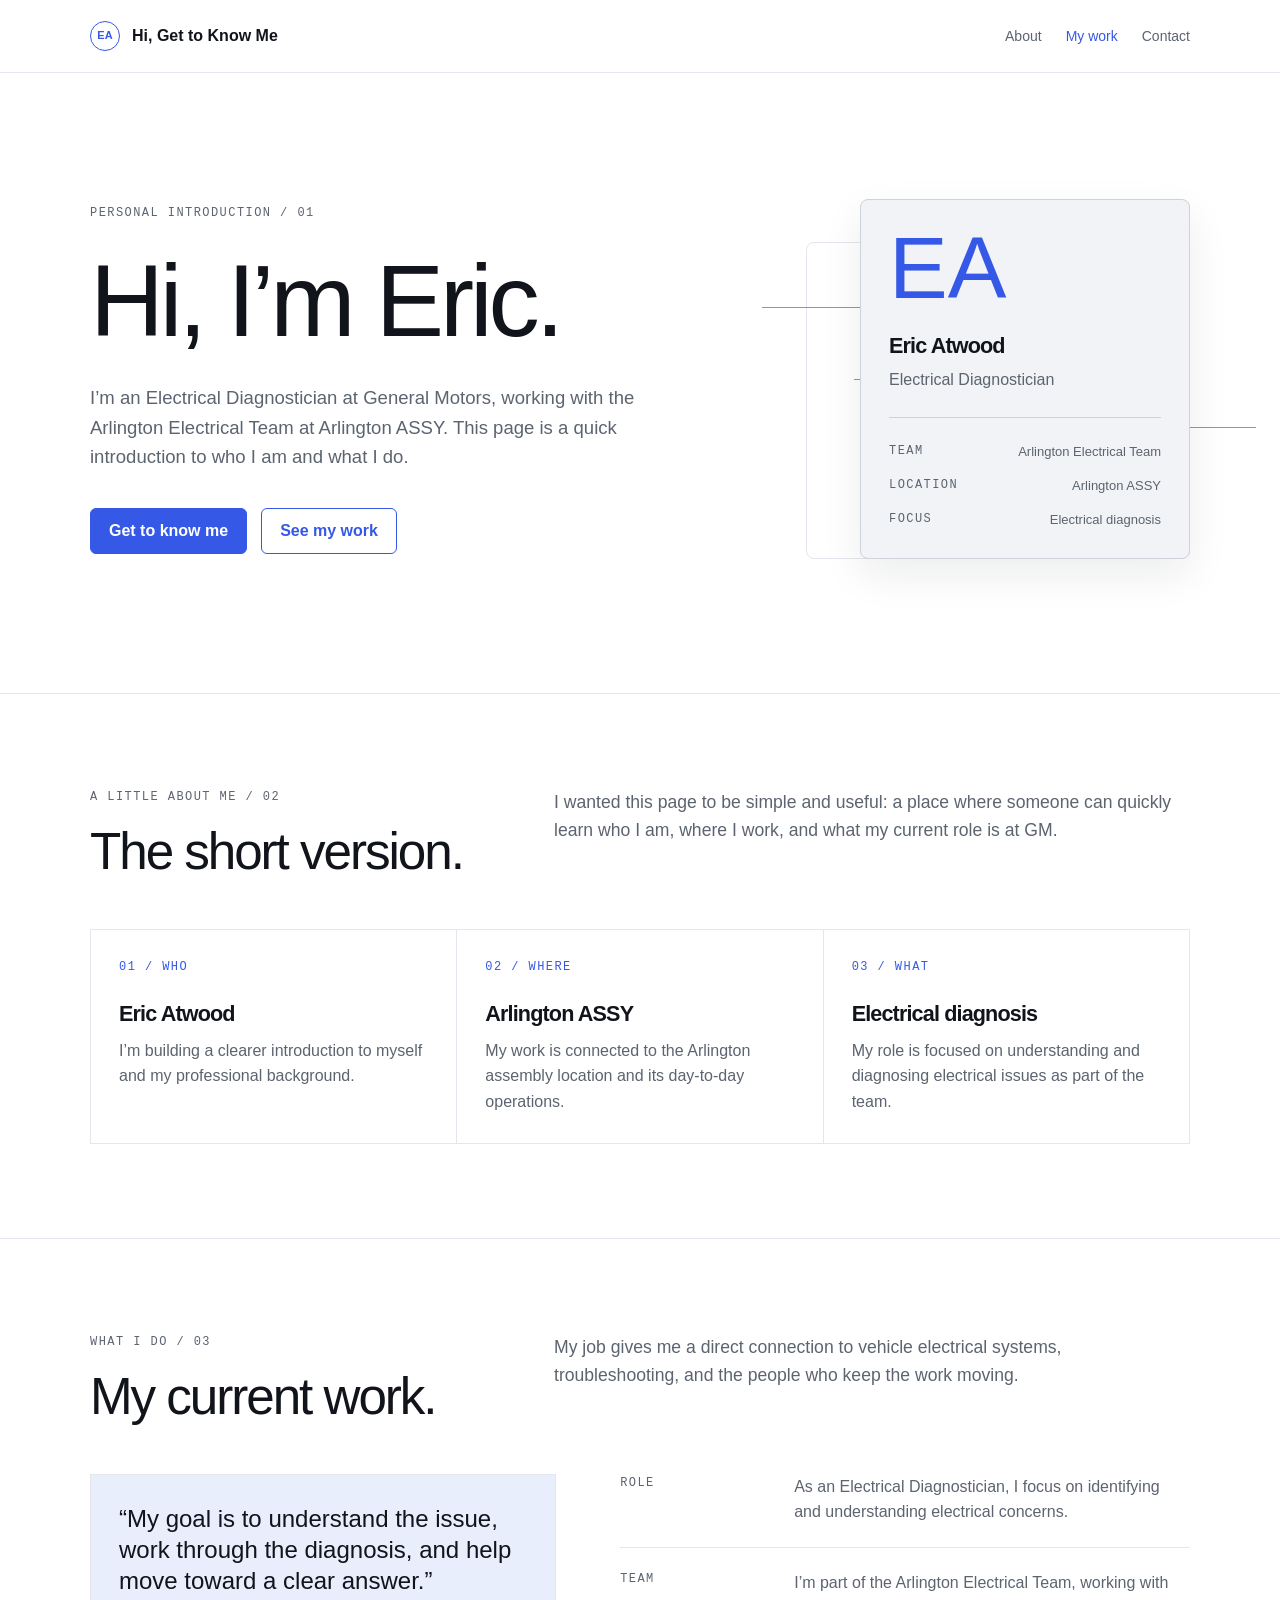
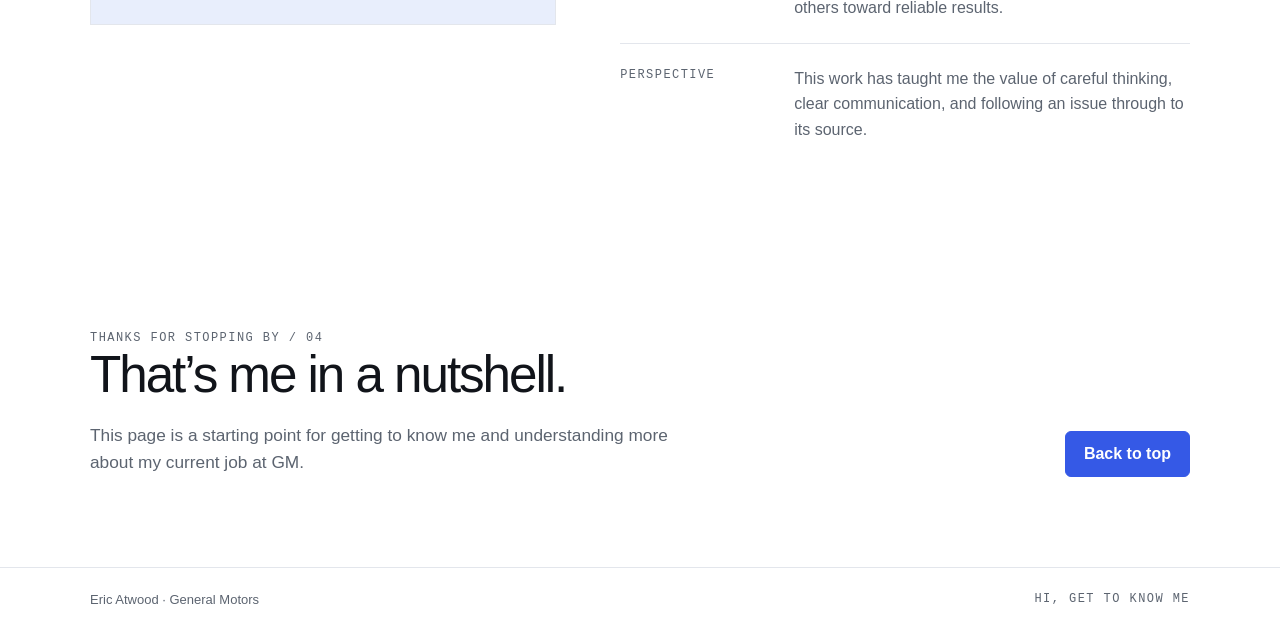
<file: index.html>
<!DOCTYPE html>
<html lang="en">
<head>
  <meta charset="UTF-8">
  <meta name="viewport" content="width=device-width, initial-scale=1.0">
  <meta name="description" content="A personal introduction to Eric Atwood and his work as an Electrical Diagnostician at General Motors.">
  <meta name="glean-artifact-type" content="web_design">
  <title>Hi, Get to Know Me | Eric Atwood</title>
  <style>
    :root {
      --artifact-background: #ffffff;
      --artifact-background-light: #f1f3f6;
      --artifact-background-mid: #e9ecf1;
      --artifact-border-light: #e3e6ec;
      --artifact-border-dark: #cdd2db;
      --artifact-primary-brand: #3559e6;
      --artifact-primary-highlight: #0d0f14;
      --artifact-primary-hover: #2442b8;
      --artifact-selected: #eaeefc;
      --artifact-text-primary: #11141a;
      --artifact-text-secondary: #5c6470;
      --artifact-text-highlight: #e8eefc;
      --artifact-focus: #7d98ff;
      --artifact-shadow: 0 16px 40px rgba(17, 20, 26, 0.08);
    }

    * {
      box-sizing: border-box;
    }

    html {
      scroll-behavior: smooth;
    }

    body {
      margin: 0;
      background: var(--artifact-background);
      color: var(--artifact-text-primary);
      font-family: Inter, -apple-system, BlinkMacSystemFont,
        "Segoe UI", Helvetica, Arial, sans-serif;
      font-size: 16px;
      line-height: 1.6;
    }

    a {
      color: inherit;
    }

    a:focus-visible {
      outline: 3px solid var(--artifact-focus);
      outline-offset: 4px;
    }

    .shell {
      width: min(1100px, calc(100% - 40px));
      margin: 0 auto;
    }

    .mono,
    .eyebrow,
    .meta-label {
      font-family: "SF Mono", "IBM Plex Mono", Consolas, monospace;
      font-size: 12px;
      letter-spacing: 0.12em;
      text-transform: uppercase;
    }

    .eyebrow,
    .meta-label {
      color: var(--artifact-text-secondary);
    }

    .site-header {
      position: sticky;
      top: 0;
      z-index: 20;
      border-bottom: 1px solid var(--artifact-border-light);
      background: var(--artifact-background);
    }

    .nav {
      min-height: 72px;
      display: flex;
      align-items: center;
      justify-content: space-between;
      gap: 24px;
    }

    .brand {
      display: inline-flex;
      align-items: center;
      gap: 12px;
      text-decoration: none;
      font-weight: 650;
    }

    .brand-mark {
      width: 30px;
      height: 30px;
      display: grid;
      place-items: center;
      border: 1px solid var(--artifact-primary-brand);
      border-radius: 50%;
      color: var(--artifact-primary-brand);
      font-size: 11px;
      font-weight: 700;
    }

    .nav-links {
      display: flex;
      align-items: center;
      gap: 24px;
    }

    .nav-links a {
      color: var(--artifact-text-secondary);
      text-decoration: none;
      font-size: 14px;
    }

    .nav-links a:hover,
    .nav-links a.active {
      color: var(--artifact-primary-brand);
    }

    .hero {
      min-height: 620px;
      display: grid;
      grid-template-columns: 1.15fr 0.85fr;
      align-items: center;
      gap: 72px;
      padding: 96px 0 104px;
    }

    h1,
    h2,
    h3 {
      margin: 0;
      color: var(--artifact-text-primary);
      font-weight: 400;
      line-height: 1.05;
      letter-spacing: -0.04em;
    }

    h1 {
      max-width: 760px;
      font-size: clamp(3.4rem, 8vw, 6.8rem);
      font-weight: 300;
    }

    h2 {
      font-size: clamp(2rem, 4vw, 3.4rem);
    }

    h3 {
      font-size: 1.35rem;
      font-weight: 550;
    }

    .hero-copy {
      max-width: 720px;
    }

    .hero-copy .eyebrow {
      margin-bottom: 24px;
    }

    .hero-copy p {
      max-width: 560px;
      margin: 28px 0 0;
      color: var(--artifact-text-secondary);
      font-size: 1.16rem;
    }

    .hero-actions {
      display: flex;
      flex-wrap: wrap;
      gap: 14px;
      margin-top: 36px;
    }

    .button {
      display: inline-flex;
      align-items: center;
      justify-content: center;
      min-height: 46px;
      padding: 0 18px;
      border: 1px solid var(--artifact-primary-brand);
      border-radius: 6px;
      background: var(--artifact-primary-brand);
      color: var(--artifact-background);
      text-decoration: none;
      font-weight: 650;
    }

    .button:hover {
      background: var(--artifact-primary-hover);
      border-color: var(--artifact-primary-hover);
    }

    .button.secondary {
      background: transparent;
      color: var(--artifact-primary-brand);
    }

    .button.secondary:hover {
      background: var(--artifact-selected);
    }

    .hero-visual {
      position: relative;
      min-height: 330px;
      display: flex;
      align-items: flex-end;
      justify-content: flex-end;
    }

    .hero-visual::before {
      content: "";
      position: absolute;
      inset: 12% 0 0 12%;
      border: 1px solid var(--artifact-border-light);
      border-radius: 8px;
    }

    .hero-visual::after {
      content: "";
      position: absolute;
      width: 72%;
      height: 1px;
      top: 30%;
      left: 2%;
      background: var(--artifact-primary-brand);
      box-shadow:
        92px 72px 0 var(--artifact-primary-brand),
        180px 120px 0 var(--artifact-primary-brand);
      opacity: 0.65;
    }

    .identity-panel {
      position: relative;
      z-index: 1;
      width: min(100%, 330px);
      padding: 28px;
      border: 1px solid var(--artifact-border-dark);
      border-radius: 8px;
      background: var(--artifact-background-light);
      box-shadow: var(--artifact-shadow);
    }

    .initials {
      margin-bottom: 28px;
      color: var(--artifact-primary-brand);
      font-size: 5.5rem;
      font-weight: 300;
      line-height: 0.9;
    }

    .identity-panel h3 {
      margin-bottom: 10px;
    }

    .identity-panel p {
      margin: 0;
      color: var(--artifact-text-secondary);
    }

    .identity-line {
      height: 1px;
      margin: 24px 0;
      background: var(--artifact-border-dark);
    }

    .identity-meta {
      display: grid;
      gap: 13px;
    }

    .meta-row {
      display: flex;
      justify-content: space-between;
      gap: 16px;
      font-size: 13px;
    }

    .meta-row span:last-child {
      color: var(--artifact-text-secondary);
      text-align: right;
    }

    section {
      scroll-margin-top: 98px;
    }

    .section {
      padding: 94px 0;
      border-top: 1px solid var(--artifact-border-light);
    }

    .section-heading {
      display: grid;
      grid-template-columns: 0.8fr 1.2fr;
      gap: 40px;
      margin-bottom: 50px;
    }

    .section-heading p {
      max-width: 620px;
      margin: 0;
      color: var(--artifact-text-secondary);
      font-size: 1.1rem;
    }

    .section-heading .eyebrow {
      margin-bottom: 18px;
    }

    .about-grid {
      display: grid;
      grid-template-columns: repeat(3, 1fr);
      gap: 1px;
      border: 1px solid var(--artifact-border-light);
      background: var(--artifact-border-light);
    }

    .about-item {
      min-height: 190px;
      padding: 28px;
      background: var(--artifact-background);
    }

    .about-item .mono {
      color: var(--artifact-primary-brand);
    }

    .about-item h3 {
      margin-top: 26px;
    }

    .about-item p {
      margin: 12px 0 0;
      color: var(--artifact-text-secondary);
    }

    .work-layout {
      display: grid;
      grid-template-columns: 0.9fr 1.1fr;
      gap: 64px;
      align-items: start;
    }

    .work-statement {
      padding: 28px;
      border: 1px solid var(--artifact-border-light);
      background: var(--artifact-text-highlight);
    }

    .work-statement p {
      margin: 0;
      font-size: 1.5rem;
      line-height: 1.3;
    }

    .work-list {
      display: grid;
    }

    .work-row {
      display: grid;
      grid-template-columns: 150px 1fr;
      gap: 24px;
      padding: 22px 0;
      border-top: 1px solid var(--artifact-border-light);
    }

    .work-row:first-child {
      padding-top: 0;
      border-top: 0;
    }

    .work-row p {
      margin: 0;
      color: var(--artifact-text-secondary);
    }

    .closing {
      display: grid;
      grid-template-columns: 1fr auto;
      gap: 36px;
      align-items: end;
      padding: 70px 0 90px;
    }

    .closing p {
      max-width: 620px;
      margin: 20px 0 0;
      color: var(--artifact-text-secondary);
      font-size: 1.08rem;
    }

    .footer {
      border-top: 1px solid var(--artifact-border-light);
      padding: 22px 0 28px;
      color: var(--artifact-text-secondary);
      font-size: 13px;
    }

    .footer-inner {
      display: flex;
      justify-content: space-between;
      gap: 20px;
    }

    .reveal {
      opacity: 0;
      transform: translateY(18px);
      transition: opacity 700ms ease, transform 700ms ease;
    }

    .reveal.visible {
      opacity: 1;
      transform: translateY(0);
    }

    @media (prefers-reduced-motion: reduce) {
      html {
        scroll-behavior: auto;
      }

      *,
      *::before,
      *::after {
        animation: none !important;
        transition: none !important;
      }

      .reveal {
        opacity: 1;
        transform: none;
      }
    }

    @media (max-width: 780px) {
      .shell {
        width: min(100% - 28px, 680px);
      }

      .nav {
        min-height: 64px;
      }

      .nav-links {
        gap: 12px;
      }

      .nav-links a {
        font-size: 12px;
      }

      .hero {
        grid-template-columns: 1fr;
        gap: 44px;
        padding: 72px 0 76px;
      }

      .hero-visual {
        min-height: 270px;
        justify-content: center;
      }

      .section {
        padding: 68px 0;
      }

      .section-heading,
      .work-layout {
        grid-template-columns: 1fr;
        gap: 28px;
      }

      .about-grid {
        grid-template-columns: 1fr;
      }

      .closing {
        grid-template-columns: 1fr;
        padding: 64px 0 72px;
      }

      .footer-inner {
        flex-direction: column;
        gap: 8px;
      }
    }

    @media (max-width: 480px) {
      .brand {
        font-size: 14px;
      }

      .nav-links a:nth-child(2) {
        display: none;
      }

      h1 {
        font-size: clamp(3rem, 16vw, 4.6rem);
      }

      .hero-copy p {
        font-size: 1rem;
      }

      .work-row {
        grid-template-columns: 1fr;
        gap: 8px;
      }

      .meta-row {
        display: grid;
        gap: 3px;
      }

      .meta-row span:last-child {
        text-align: left;
      }
    }

    @media print {
      @page {
        size: auto !important;
      }

      body {
        margin: 0;
        padding: 0.4in 0.6in;
        background: #fff;
        color: #11141a;
        print-color-adjust: exact;
        -webkit-print-color-adjust: exact;
      }

      .shell {
        max-width: 100% !important;
        width: 100% !important;
      }

      .site-header {
        position: static !important;
      }

      section,
      .hero,
      .closing {
        break-inside: avoid;
      }

      .hero {
        min-height: auto;
        padding: 42px 0;
      }

      .section {
        padding: 34px 0;
      }

      .hero-visual::before,
      .hero-visual::after {
        display: none;
      }

      .reveal {
        opacity: 1 !important;
        transform: none !important;
      }

      .button {
        color: #11141a;
        background: transparent;
        border-color: #cdd2db;
      }

      *,
      *::before,
      *::after {
        animation: none !important;
        transition: none !important;
      }
    }
  </style>
</head>
<body>
  <header class="site-header">
    <div class="shell nav">
      <a class="brand" href="#top">
        <span class="brand-mark">EA</span>
        <span>Hi, Get to Know Me</span>
      </a>

      <nav class="nav-links" aria-label="Main navigation">
        <a href="#about">About</a>
        <a href="#work">My work</a>
        <a href="#contact">Contact</a>
      </nav>
    </div>
  </header>

  <main id="top">
    <section class="shell hero" aria-labelledby="hero-title">
      <div class="hero-copy reveal">
        <div class="eyebrow">Personal introduction / 01</div>
        <h1 id="hero-title">Hi, I’m Eric.</h1>
        <p>
          I’m an Electrical Diagnostician at General Motors, working with
          the Arlington Electrical Team at Arlington ASSY. This page is a
          quick introduction to who I am and what I do.
        </p>

        <div class="hero-actions">
          <a class="button" href="#about">Get to know me</a>
          <a class="button secondary" href="#work">See my work</a>
        </div>
      </div>

      <div class="hero-visual reveal" aria-label="Profile summary">
        <div class="identity-panel">
          <div class="initials" aria-hidden="true">EA</div>
          <h3>Eric Atwood</h3>
          <p>Electrical Diagnostician</p>

          <div class="identity-line"></div>

          <div class="identity-meta">
            <div class="meta-row">
              <span class="meta-label">Team</span>
              <span>Arlington Electrical Team</span>
            </div>

            <div class="meta-row">
              <span class="meta-label">Location</span>
              <span>Arlington ASSY</span>
            </div>

            <div class="meta-row">
              <span class="meta-label">Focus</span>
              <span>Electrical diagnosis</span>
            </div>
          </div>
        </div>
      </div>
    </section>

    <section id="about" class="section" aria-labelledby="about-title">
      <div class="shell">
        <div class="section-heading reveal">
          <div>
            <div class="eyebrow">A little about me / 02</div>
            <h2 id="about-title">The short version.</h2>
          </div>

          <p>
            I wanted this page to be simple and useful: a place where
            someone can quickly learn who I am, where I work, and what my
            current role is at GM.
          </p>
        </div>

        <div class="about-grid">
          <article class="about-item reveal">
            <div class="mono">01 / Who</div>
            <h3>Eric Atwood</h3>
            <p>
              I’m building a clearer introduction to myself and my
              professional background.
            </p>
          </article>

          <article class="about-item reveal">
            <div class="mono">02 / Where</div>
            <h3>Arlington ASSY</h3>
            <p>
              My work is connected to the Arlington assembly location and
              its day-to-day operations.
            </p>
          </article>

          <article class="about-item reveal">
            <div class="mono">03 / What</div>
            <h3>Electrical diagnosis</h3>
            <p>
              My role is focused on understanding and diagnosing electrical
              issues as part of the team.
            </p>
          </article>
        </div>
      </div>
    </section>

    <section id="work" class="section" aria-labelledby="work-title">
      <div class="shell">
        <div class="section-heading reveal">
          <div>
            <div class="eyebrow">What I do / 03</div>
            <h2 id="work-title">My current work.</h2>
          </div>

          <p>
            My job gives me a direct connection to vehicle electrical
            systems, troubleshooting, and the people who keep the work
            moving.
          </p>
        </div>

        <div class="work-layout">
          <div class="work-statement reveal">
            <p>
              “My goal is to understand the issue, work through the
              diagnosis, and help move toward a clear answer.”
            </p>
          </div>

          <div class="work-list reveal">
            <div class="work-row">
              <div class="meta-label">Role</div>
              <p>
                As an Electrical Diagnostician, I focus on identifying and
                understanding electrical concerns.
              </p>
            </div>

            <div class="work-row">
              <div class="meta-label">Team</div>
              <p>
                I’m part of the Arlington Electrical Team, working with
                others toward reliable results.
              </p>
            </div>

            <div class="work-row">
              <div class="meta-label">Perspective</div>
              <p>
                This work has taught me the value of careful thinking, clear
                communication, and following an issue through to its source.
              </p>
            </div>
          </div>
        </div>
      </div>
    </section>

    <section id="contact" class="shell closing" aria-labelledby="closing-title">
      <div class="reveal">
        <div class="eyebrow">Thanks for stopping by / 04</div>
        <h2 id="closing-title">That’s me in a nutshell.</h2>
        <p>
          This page is a starting point for getting to know me and
          understanding more about my current job at GM.
        </p>
      </div>

      <a class="button reveal" href="#top">Back to top</a>
    </section>
  </main>

  <footer class="footer">
    <div class="shell footer-inner">
      <span>Eric Atwood · General Motors</span>
      <span class="mono">Hi, Get to Know Me</span>
    </div>
  </footer>

  <script>
    (function () {
      var revealItems = document.querySelectorAll(".reveal");

      if ("IntersectionObserver" in window) {
        var observer = new IntersectionObserver(function (entries) {
          entries.forEach(function (entry) {
            if (entry.isIntersecting) {
              entry.target.classList.add("visible");
              observer.unobserve(entry.target);
            }
          });
        }, { threshold: 0.12 });

        revealItems.forEach(function (item) {
          observer.observe(item);
        });
      } else {
        revealItems.forEach(function (item) {
          item.classList.add("visible");
        });
      }

      var sections = document.querySelectorAll("main section[id]");
      var navItems = document.querySelectorAll(".nav-links a");

      if ("IntersectionObserver" in window) {
        var sectionObserver = new IntersectionObserver(function (entries) {
          entries.forEach(function (entry) {
            if (entry.isIntersecting) {
              navItems.forEach(function (item) {
                item.classList.toggle(
                  "active",
                  item.getAttribute("href") === "#" + entry.target.id
                );
              });
            }
          });
        }, { rootMargin: "-35% 0px -55% 0px" });

        sections.forEach(function (section) {
          sectionObserver.observe(section);
        });
      }
    }());
  </script>

  <script>
    if (window.GleanBridge) {
      window.GleanBridge.postMessage({
        actionId: "export-pdf",
        type: "glean-add-menu",
        metadata: {
          label: "Export as PDF",
          icon: "export"
        }
      });

      window.GleanBridge.onMessage("action", function (data) {
        if (data.actionId === "export-pdf") {
          window.print();
        }
      });
    }
  </script>
</body>
</html>
</file>
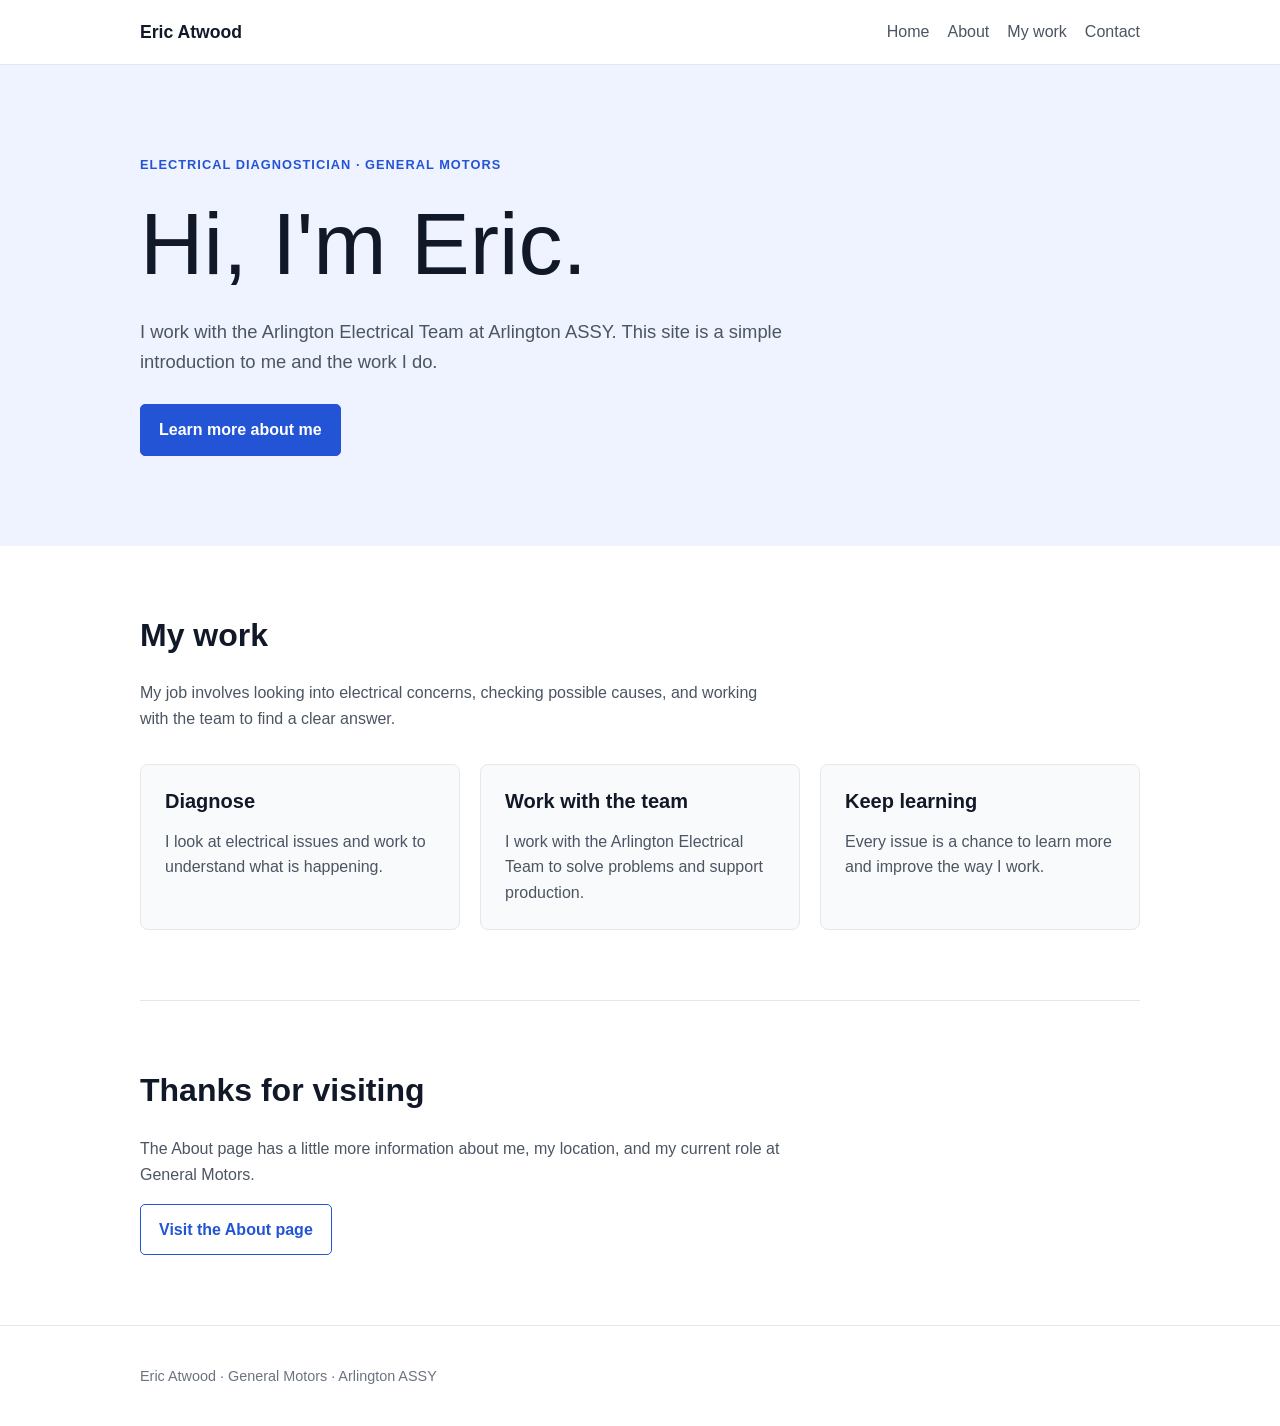
<file: docs/index.html>
<!DOCTYPE html>
<html lang="en">
<head>
  <meta charset="UTF-8">
  <meta name="viewport" content="width=device-width, initial-scale=1.0">
  <title>Eric Atwood | Electrical Diagnostician</title>
  <link rel="stylesheet" href="style.css">
</head>
<body>
  <header>
    <nav class="container">
      <a class="logo" href="index.html">Eric Atwood</a>
      <div class="nav-links">
        <a href="index.html">Home</a>
        <a href="about.html">About</a>
        <a href="#work">My work</a>
        <a href="#contact">Contact</a>
      </div>
    </nav>
  </header>

  <main>
    <section class="hero">
      <div class="container">
        <p class="eyebrow">Electrical Diagnostician · General Motors</p>
        <h1>Hi, I'm Eric.</h1>
        <p class="intro">
          I work with the Arlington Electrical Team at Arlington ASSY.
          This site is a simple introduction to me and the work I do.
        </p>
        <a class="button" href="about.html">Learn more about me</a>
      </div>
    </section>

    <section id="work" class="section container">
      <h2>My work</h2>
      <p>
        My job involves looking into electrical concerns, checking possible
        causes, and working with the team to find a clear answer.
      </p>

      <div class="cards">
        <article class="card">
          <h3>Diagnose</h3>
          <p>I look at electrical issues and work to understand what is happening.</p>
        </article>

        <article class="card">
          <h3>Work with the team</h3>
          <p>I work with the Arlington Electrical Team to solve problems and support production.</p>
        </article>

        <article class="card">
          <h3>Keep learning</h3>
          <p>Every issue is a chance to learn more and improve the way I work.</p>
        </article>
      </div>
    </section>

    <section id="contact" class="section contact container">
      <h2>Thanks for visiting</h2>
      <p>
        The About page has a little more information about me, my location,
        and my current role at General Motors.
      </p>
      <a class="button secondary" href="about.html">Visit the About page</a>
    </section>
  </main>

  <footer>
    <div class="container">
      <p>Eric Atwood · General Motors · Arlington ASSY</p>
    </div>
  </footer>
</body>
</html>
</file>
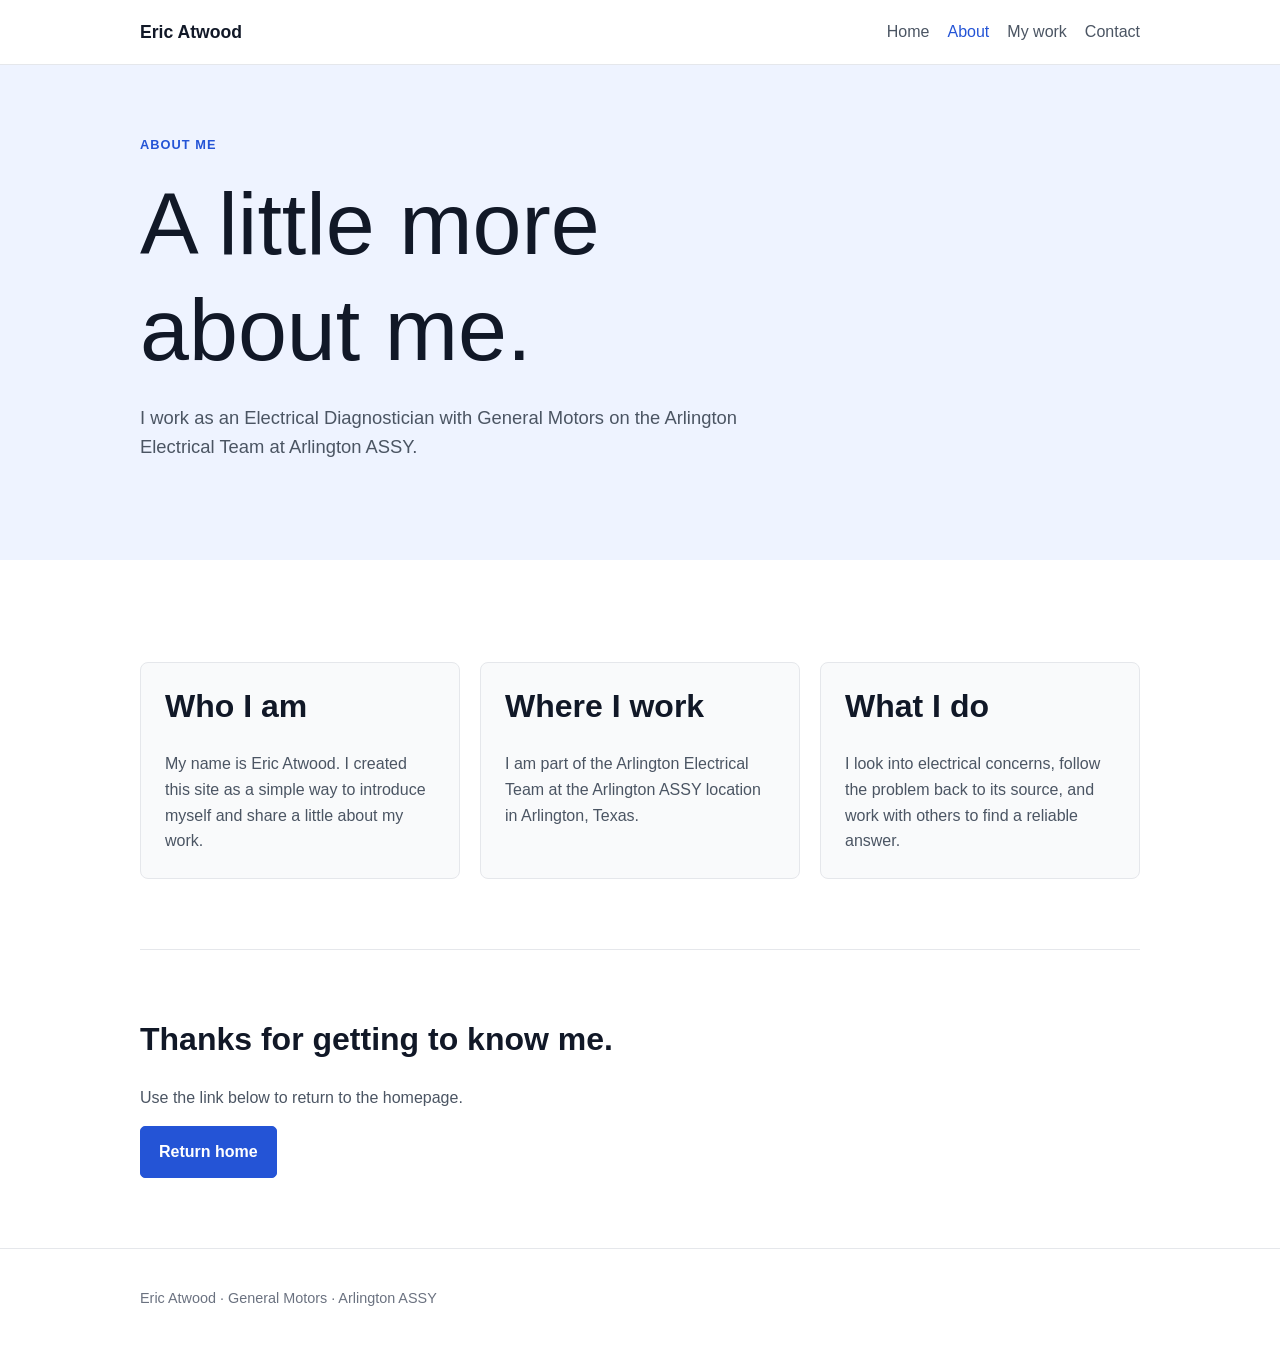
<file: docs/about.html>
<!DOCTYPE html>
<html lang="en">
<head>
  <meta charset="UTF-8">
  <meta name="viewport" content="width=device-width, initial-scale=1.0">
  <title>About Eric Atwood</title>
  <link rel="stylesheet" href="style.css">
</head>
<body>
  <header>
    <nav class="container">
      <a class="logo" href="index.html">Eric Atwood</a>
      <div class="nav-links">
        <a href="index.html">Home</a>
        <a href="about.html" aria-current="page">About</a>
        <a href="index.html#work">My work</a>
        <a href="index.html#contact">Contact</a>
      </div>
    </nav>
  </header>

  <main>
    <section class="page-heading">
      <div class="container">
        <p class="eyebrow">About me</p>
        <h1>A little more about me.</h1>
        <p class="intro">
          I work as an Electrical Diagnostician with General Motors on the
          Arlington Electrical Team at Arlington ASSY.
        </p>
      </div>
    </section>

    <section class="section container">
      <div class="about-grid">
        <article class="card">
          <h2>Who I am</h2>
          <p>
            My name is Eric Atwood. I created this site as a simple way to
            introduce myself and share a little about my work.
          </p>
        </article>

        <article class="card">
          <h2>Where I work</h2>
          <p>
            I am part of the Arlington Electrical Team at the Arlington ASSY
            location in Arlington, Texas.
          </p>
        </article>

        <article class="card">
          <h2>What I do</h2>
          <p>
            I look into electrical concerns, follow the problem back to its
            source, and work with others to find a reliable answer.
          </p>
        </article>
      </div>
    </section>

    <section class="section contact container">
      <h2>Thanks for getting to know me.</h2>
      <p>Use the link below to return to the homepage.</p>
      <a class="button" href="index.html">Return home</a>
    </section>
  </main>

  <footer>
    <div class="container">
      <p>Eric Atwood · General Motors · Arlington ASSY</p>
    </div>
  </footer>
</body>
</html>
</file>
<file: docs/style.css>
/* Shared stylesheet for index.html and about.html */

* {
  box-sizing: border-box;
}

body {
  margin: 0;
  color: #1f2937;
  background: #ffffff;
  font-family: Arial, Helvetica, sans-serif;
  line-height: 1.6;
}

a {
  color: #2454d6;
}

.container {
  width: min(100% - 40px, 1000px);
  margin: 0 auto;
}

header {
  border-bottom: 1px solid #e5e7eb;
  background: #ffffff;
}

nav {
  min-height: 64px;
  display: flex;
  align-items: center;
  justify-content: space-between;
  gap: 24px;
}

.logo {
  color: #111827;
  font-size: 1.1rem;
  font-weight: bold;
  text-decoration: none;
}

.nav-links {
  display: flex;
  flex-wrap: wrap;
  gap: 18px;
}

.nav-links a {
  color: #4b5563;
  text-decoration: none;
}

.nav-links a:hover,
.nav-links a[aria-current="page"] {
  color: #2454d6;
}

.hero,
.page-heading {
  padding: 90px 0;
  background: #eef3ff;
}

.page-heading {
  padding: 70px 0;
}

.eyebrow {
  margin: 0 0 16px;
  color: #2454d6;
  font-size: 0.8rem;
  font-weight: bold;
  letter-spacing: 0.08em;
  text-transform: uppercase;
}

h1,
h2,
h3 {
  margin-top: 0;
  color: #111827;
  line-height: 1.2;
}

h1 {
  max-width: 700px;
  margin-bottom: 20px;
  font-size: clamp(2.8rem, 8vw, 5.5rem);
  font-weight: 400;
}

h2 {
  font-size: 2rem;
}

h3 {
  margin-bottom: 8px;
  font-size: 1.25rem;
}

.intro {
  max-width: 650px;
  margin: 0 0 28px;
  color: #4b5563;
  font-size: 1.15rem;
}

.button {
  display: inline-block;
  padding: 12px 18px;
  border: 1px solid #2454d6;
  border-radius: 5px;
  background: #2454d6;
  color: #ffffff;
  text-decoration: none;
  font-weight: bold;
}

.button:hover {
  background: #183da3;
  border-color: #183da3;
}

.button.secondary {
  background: transparent;
  color: #2454d6;
}

.section {
  padding: 70px 0;
}

.section > p {
  max-width: 650px;
  color: #4b5563;
}

.cards,
.about-grid {
  display: grid;
  grid-template-columns: repeat(3, 1fr);
  gap: 20px;
  margin-top: 32px;
}

.card {
  padding: 24px;
  border: 1px solid #e5e7eb;
  border-radius: 8px;
  background: #f9fafb;
}

.card p {
  margin-bottom: 0;
  color: #4b5563;
}

.contact {
  border-top: 1px solid #e5e7eb;
}

footer {
  padding: 24px 0;
  border-top: 1px solid #e5e7eb;
  color: #6b7280;
  font-size: 0.9rem;
}

@media (max-width: 700px) {
  nav {
    align-items: flex-start;
    flex-direction: column;
    justify-content: center;
    padding: 16px 0;
  }

  .nav-links {
    gap: 12px;
    font-size: 0.9rem;
  }

  .hero,
  .page-heading {
    padding: 60px 0;
  }

  .cards,
  .about-grid {
    grid-template-columns: 1fr;
  }
}
</file>
